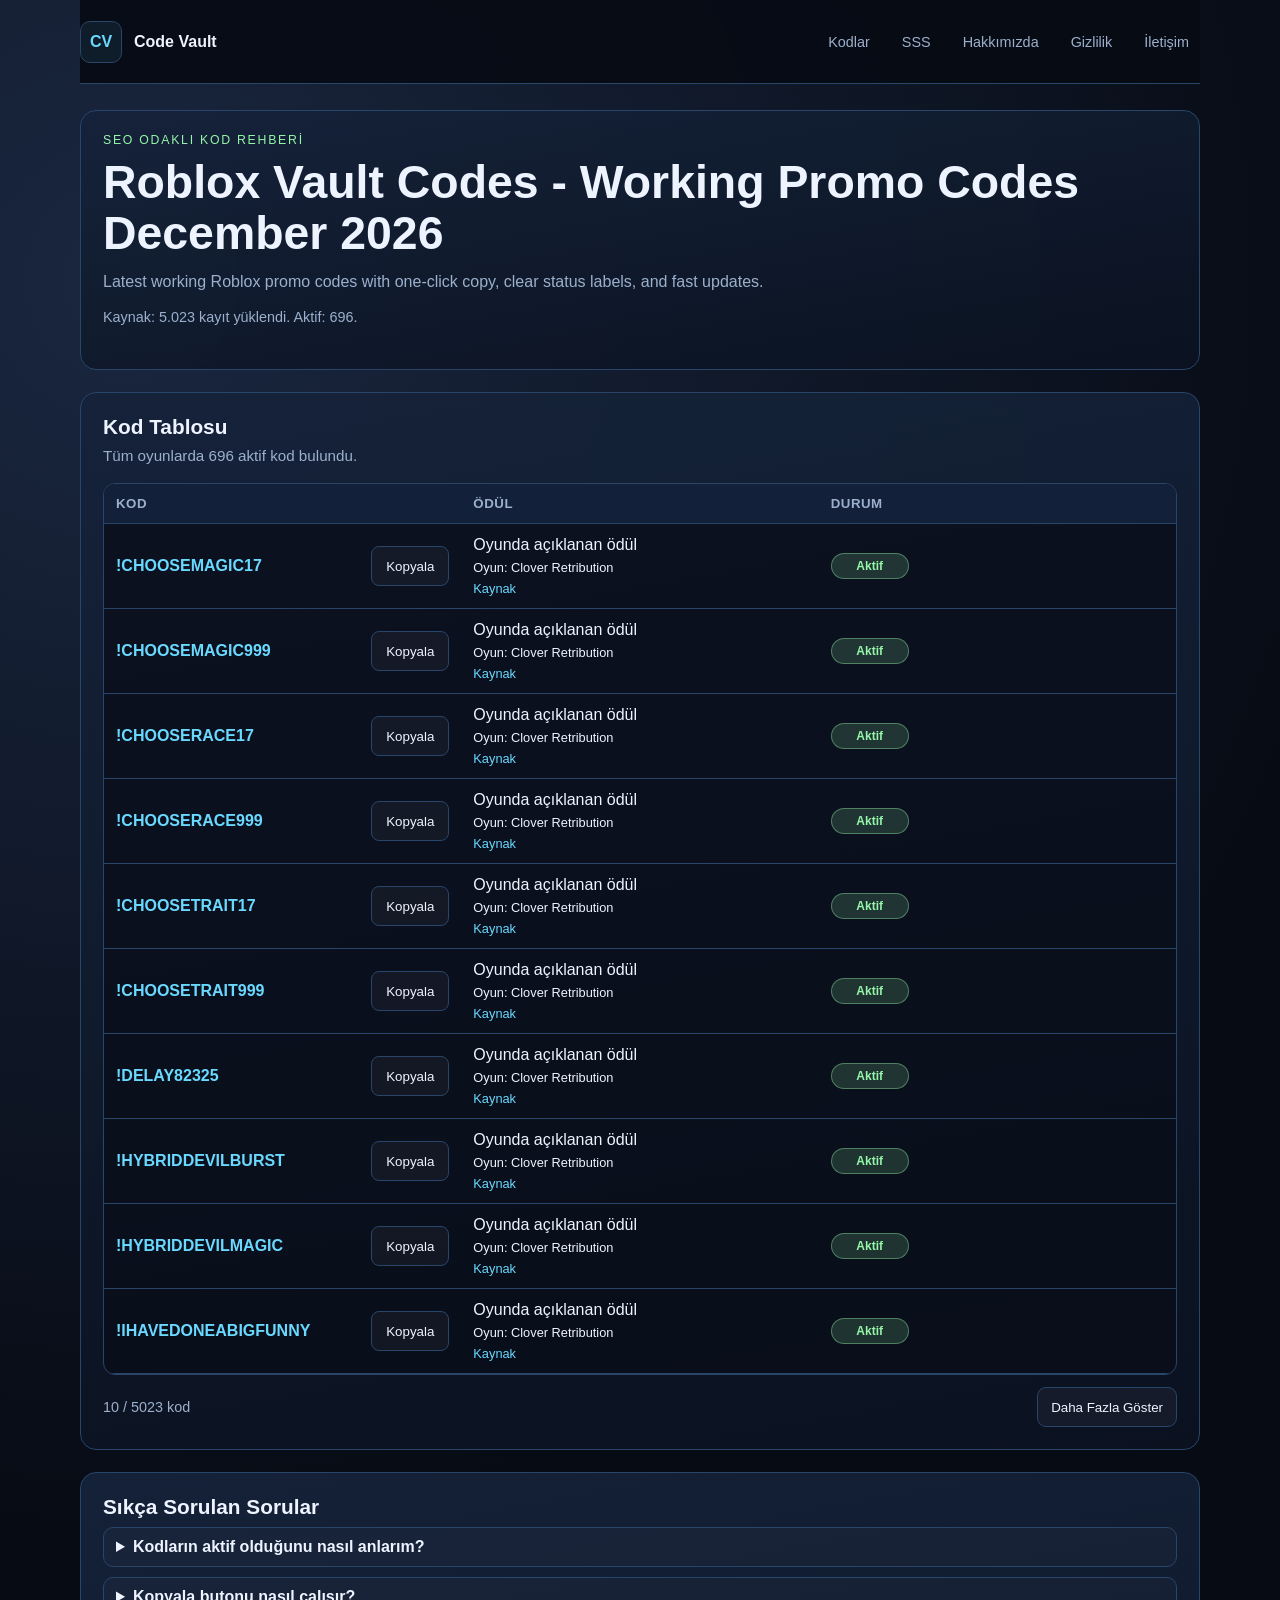
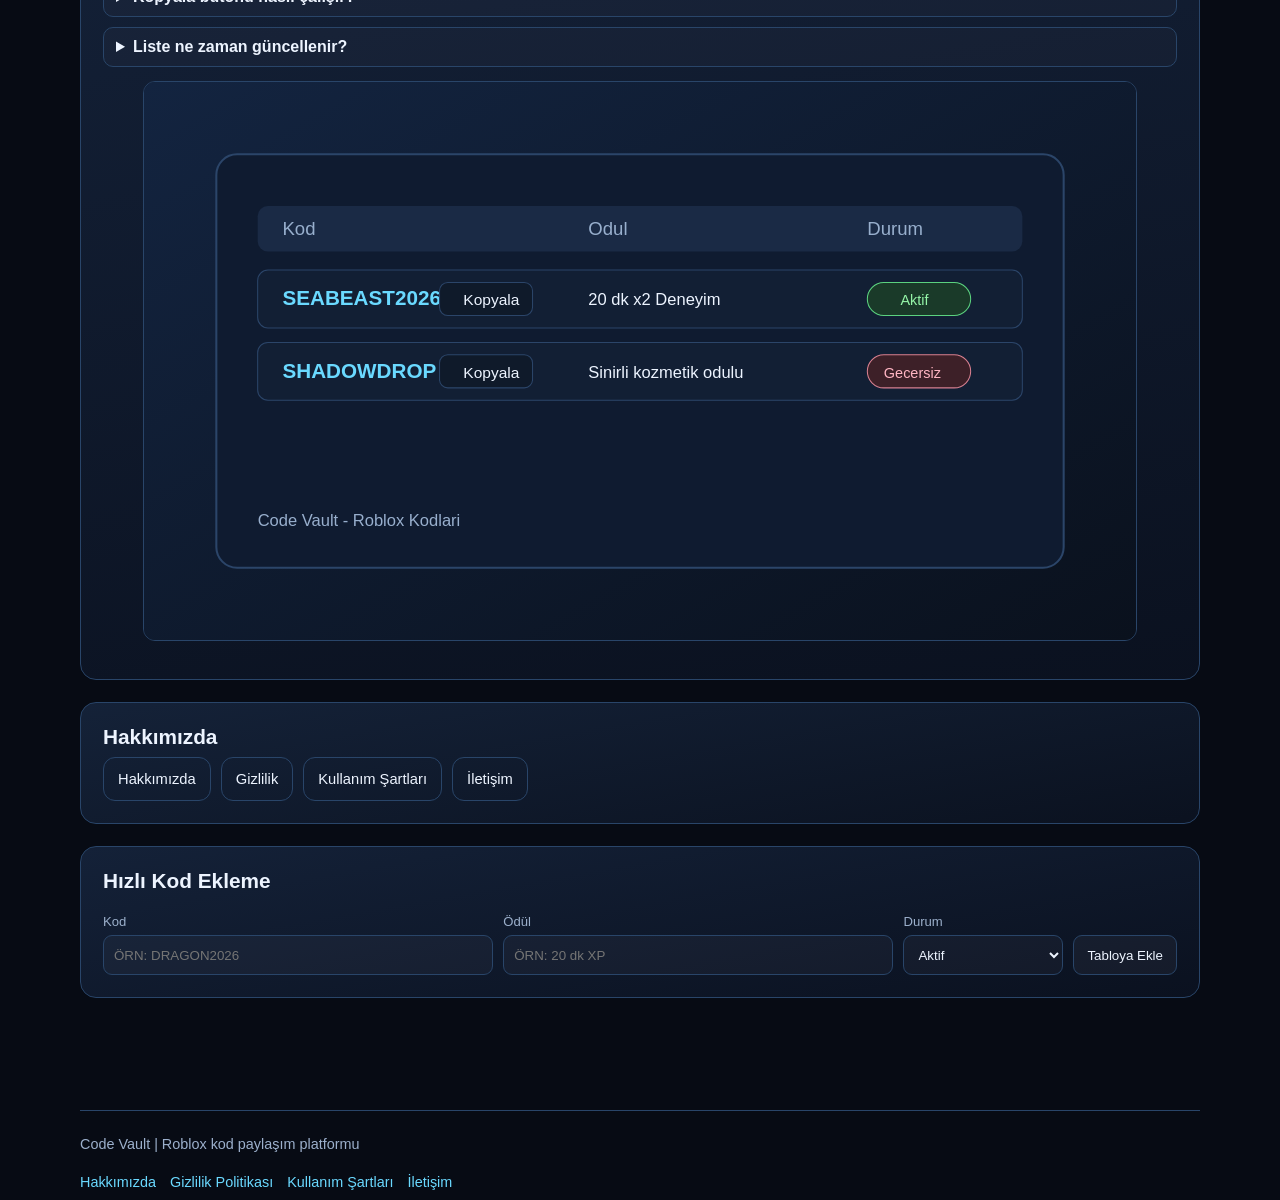
<file: index.html>
﻿<!DOCTYPE html>
<html lang="tr">
<head>
  <meta charset="UTF-8">
  <meta name="viewport" content="width=device-width, initial-scale=1.0">
  <title>Roblox Vault Codes - Working Promo Codes March 2026 | Code Vault</title>
  <meta name="description" content="Find the latest working and free Roblox promo codes. Copy instantly and check active/expired status in one table.">
  <meta name="robots" content="index,follow,max-snippet:-1,max-image-preview:large,max-video-preview:-1">
  <meta name="author" content="Code Vault">
  <meta name="theme-color" content="#0b1220">

  <!-- Site URL ve AdSense ID değerlerini site-config.js içinden yönet. -->
  <link id="canonical-link" rel="canonical" href="./">
  <link rel="alternate" hreflang="tr-TR" href="./">
  <link rel="alternate" hreflang="x-default" href="./">

  <meta property="og:type" content="website">
  <meta property="og:site_name" content="Code Vault">
  <meta property="og:title" content="Roblox Vault Codes - Working Promo Codes March 2026 | Code Vault">
  <meta property="og:description" content="Find the latest working and free Roblox promo codes.">
  <meta property="og:url" content="./">
  <meta property="og:image" content="./assets/roblox-codes-banner.svg">

  <meta name="twitter:card" content="summary_large_image">
  <meta name="twitter:title" content="Roblox Vault Codes - Working Promo Codes March 2026 | Code Vault">
  <meta name="twitter:description" content="Find the latest working and free Roblox promo codes.">
  <meta name="twitter:image" content="./assets/roblox-codes-banner.svg">

  <meta name="google-adsense-account" content="ca-pub-XXXXXXXXXXXXXXXX">

  <link rel="icon" href="./assets/roblox-codes-banner.svg" type="image/svg+xml">
  <link rel="manifest" href="./manifest.webmanifest">

  <link rel="preconnect" href="https://pagead2.googlesyndication.com" crossorigin>
  <link rel="preconnect" href="https://googleads.g.doubleclick.net" crossorigin>
  <link rel="dns-prefetch" href="//pagead2.googlesyndication.com">
  <link rel="dns-prefetch" href="//googleads.g.doubleclick.net">

  <!-- Critical CSS: ilk boyamada gerekli stiller -->
  <style>
    :root {
      --bg: #070b14;
      --surface: #111b2c;
      --surface-soft: #15233a;
      --line: #294569;
      --text: #edf4ff;
      --muted: #9cb0cc;
      --accent: #6ad9ff;
      --accent-2: #95f5a8;
      --danger: #ff9b9b;
      --maxw: 1120px;
      --radius: 16px;
    }

    * {
      box-sizing: border-box;
    }

    html,
    body {
      margin: 0;
      min-height: 100%;
      background: radial-gradient(circle at 10% 10%, #1a2740 0%, var(--bg) 45%);
      color: var(--text);
      font-family: "Segoe UI", "Tahoma", sans-serif;
      overflow-x: hidden;
    }

    a {
      color: inherit;
      text-decoration: none;
    }

    .site-header,
    .site-main,
    .site-footer {
      width: min(var(--maxw), calc(100% - 32px));
      margin: 0 auto;
    }

    .site-header {
      min-height: 84px;
      display: flex;
      align-items: center;
      justify-content: space-between;
      border-bottom: 1px solid var(--line);
      gap: 12px;
      position: sticky;
      top: 0;
      z-index: 30;
      background: rgba(7, 11, 20, 0.92);
      backdrop-filter: blur(8px);
    }

    .brand {
      display: flex;
      align-items: center;
      gap: 12px;
    }

    .brand-mark {
      width: 42px;
      height: 42px;
      border-radius: 10px;
      display: grid;
      place-items: center;
      border: 1px solid var(--line);
      color: var(--accent);
      font-weight: 700;
      background: rgba(106, 217, 255, 0.08);
    }

    .brand strong {
      display: block;
      line-height: 1.2;
      font-size: 1rem;
    }

    .desktop-nav {
      display: flex;
      gap: 10px;
      color: var(--muted);
      font-size: 0.9rem;
      flex-wrap: wrap;
      justify-content: flex-end;
    }

    .desktop-nav a {
      padding: 6px 10px;
      border-radius: 8px;
      border: 1px solid transparent;
    }

    .desktop-nav a:hover {
      border-color: var(--line);
      color: var(--text);
    }

    .mobile-menu-btn {
      display: none;
      border: 1px solid var(--line);
      border-radius: 10px;
      min-width: 44px;
      height: 44px;
      padding: 0 12px;
      background: rgba(255, 255, 255, 0.04);
      color: var(--text);
      font-size: 0.88rem;
      cursor: pointer;
    }

    .mobile-nav-backdrop {
      position: fixed;
      inset: 0;
      background: rgba(0, 0, 0, 0.46);
      z-index: 28;
    }

    .mobile-nav {
      position: fixed;
      top: 84px;
      right: 16px;
      left: 16px;
      border: 1px solid var(--line);
      border-radius: 14px;
      background: #0d1627;
      display: grid;
      padding: 10px;
      gap: 6px;
      z-index: 29;
      box-shadow: 0 16px 34px rgba(0, 0, 0, 0.45);
    }

    .mobile-nav a {
      display: block;
      border: 1px solid transparent;
      border-radius: 10px;
      padding: 10px 12px;
      color: var(--text);
      font-size: 0.95rem;
    }

    .mobile-nav a:hover,
    .mobile-nav a:focus-visible {
      border-color: var(--line);
      outline: none;
    }

    .site-main {
      padding: 26px 0 90px;
    }

    .hero-section,
    .content-section {
      margin-bottom: 22px;
    }

    .hero-card,
    .table-card,
    .faq-card,
    .about-card,
    .admin-card,
    .ad-card {
      border: 1px solid var(--line);
      border-radius: var(--radius);
      background: linear-gradient(170deg, rgba(21, 35, 58, 0.95), rgba(11, 18, 32, 0.95));
      padding: 22px;
    }

    .hero-card {
      min-height: 260px;
      display: grid;
      gap: 10px;
      align-content: start;
    }

    .kicker {
      margin: 0;
      font-size: 0.77rem;
      letter-spacing: 0.14em;
      color: var(--accent-2);
    }

    h1 {
      margin: 0;
      line-height: 1.1;
      font-size: clamp(1.8rem, 4vw, 2.9rem);
    }

    .hero-copy {
      margin: 0;
      color: var(--muted);
      max-width: 760px;
      line-height: 1.6;
    }

    .hero-meta {
      margin-top: 4px;
      color: var(--muted);
      font-size: 0.9rem;
      min-height: 24px;
    }

    .section-title {
      margin: 0 0 8px;
      font-size: 1.3rem;
    }

    .section-copy {
      margin: 0 0 14px;
      color: var(--muted);
      font-size: 0.95rem;
      min-height: 22px;
    }

    .table-wrapper {
      width: 100%;
      overflow-x: auto;
      border: 1px solid var(--line);
      border-radius: 12px;
      min-height: 520px;
      background: rgba(8, 13, 24, 0.75);
    }

    .code-table {
      width: 100%;
      border-collapse: collapse;
      table-layout: fixed;
    }

    .code-table th,
    .code-table td {
      border-bottom: 1px solid var(--line);
      padding: 12px;
      text-align: left;
      vertical-align: middle;
    }

    .code-table th {
      color: var(--muted);
      font-size: 0.83rem;
      letter-spacing: 0.04em;
      text-transform: uppercase;
      position: sticky;
      top: 0;
      background: #12203a;
      z-index: 2;
    }

    .code-cell {
      display: flex;
      align-items: center;
      justify-content: space-between;
      gap: 8px;
      min-height: 32px;
    }

    .code-value {
      font-weight: 700;
      color: var(--accent);
      overflow-wrap: anywhere;
    }

    .copy-btn {
      border: 1px solid var(--line);
      border-radius: 8px;
      padding: 7px 10px;
      background: rgba(255, 255, 255, 0.04);
      color: var(--text);
      cursor: pointer;
      min-width: 78px;
      min-height: 40px;
    }

    .status-chip {
      display: inline-block;
      border-radius: 999px;
      border: 1px solid var(--line);
      padding: 5px 9px;
      font-size: 0.75rem;
      font-weight: 700;
      min-width: 78px;
      text-align: center;
    }

    .status-active {
      background: rgba(149, 245, 168, 0.16);
      color: var(--accent-2);
      border-color: rgba(149, 245, 168, 0.4);
    }

    .status-expired {
      background: rgba(255, 155, 155, 0.14);
      color: var(--danger);
      border-color: rgba(255, 155, 155, 0.45);
    }

    .table-actions {
      display: flex;
      justify-content: space-between;
      align-items: center;
      gap: 10px;
      margin-top: 12px;
      min-height: 40px;
    }

    .info-text {
      margin: 0;
      color: var(--muted);
      font-size: 0.9rem;
    }

    .ghost-btn {
      border: 1px solid var(--line);
      border-radius: 9px;
      color: var(--text);
      background: rgba(255, 255, 255, 0.04);
      padding: 8px 13px;
      cursor: pointer;
      min-height: 40px;
    }

    .hidden {
      display: none !important;
    }

    body.menu-open {
      overflow: hidden;
    }

    .lazy-media {
      margin-top: 14px;
      border: 1px solid var(--line);
      border-radius: 12px;
      overflow: hidden;
      background: #0e1627;
      min-height: 220px;
    }

    .lazy-media img {
      width: 100%;
      height: auto;
      display: block;
    }

    .faq-list {
      display: grid;
      gap: 10px;
    }

    details {
      border: 1px solid var(--line);
      border-radius: 10px;
      padding: 10px 12px;
      background: rgba(255, 255, 255, 0.02);
    }

    summary {
      cursor: pointer;
      font-weight: 600;
    }

    .ad-card {
      min-height: 180px;
      display: grid;
      align-content: center;
      gap: 10px;
    }

    .ad-label {
      margin: 0;
      font-size: 0.78rem;
      color: var(--muted);
      text-transform: uppercase;
      letter-spacing: 0.08em;
    }

    .ad-unit {
      display: block;
      width: 100%;
      min-height: 120px;
      border: 1px dashed var(--line);
      border-radius: 10px;
      background: rgba(255, 255, 255, 0.01);
    }

    .ad-note {
      margin: 0;
      font-size: 0.88rem;
      color: var(--muted);
      min-height: 20px;
    }

    .ad-hidden {
      display: none;
    }

    .quick-links {
      display: flex;
      flex-wrap: wrap;
      gap: 10px;
      margin-top: 8px;
    }

    .outline-btn {
      display: inline-flex;
      align-items: center;
      justify-content: center;
      min-height: 44px;
      padding: 10px 14px;
      border: 1px solid var(--line);
      border-radius: 12px;
      background: transparent;
      color: var(--text);
      font-size: 0.92rem;
    }

    .admin-grid {
      display: grid;
      grid-template-columns: 1fr 1fr 160px auto;
      gap: 10px;
      min-height: 74px;
      align-items: end;
    }

    .admin-grid label {
      display: grid;
      gap: 6px;
      color: var(--muted);
      font-size: 0.82rem;
    }

    .admin-grid input,
    .admin-grid select {
      border: 1px solid var(--line);
      border-radius: 9px;
      padding: 10px;
      background: rgba(255, 255, 255, 0.03);
      color: var(--text);
      min-height: 40px;
    }

    .site-footer {
      border-top: 1px solid var(--line);
      min-height: 90px;
      display: grid;
      align-content: center;
      gap: 8px;
      color: var(--muted);
      font-size: 0.9rem;
      padding: 10px 0;
    }

    .footer-links {
      display: flex;
      flex-wrap: wrap;
      gap: 14px;
    }

    .footer-links a {
      color: var(--accent);
    }

    .consent-banner {
      position: fixed;
      left: 16px;
      right: 16px;
      bottom: 14px;
      z-index: 999;
      border: 1px solid var(--line);
      border-radius: 14px;
      background: #0b1324;
      padding: 12px;
      display: grid;
      gap: 10px;
      min-height: 84px;
      box-shadow: 0 10px 28px rgba(0, 0, 0, 0.35);
    }

    .consent-actions {
      display: flex;
      gap: 8px;
      flex-wrap: wrap;
    }

    .copy-toast {
      position: fixed;
      right: 14px;
      bottom: max(16px, env(safe-area-inset-bottom));
      z-index: 999;
      border: 1px solid var(--line);
      border-radius: 12px;
      background: #10213b;
      color: var(--accent-2);
      padding: 10px 14px;
      font-size: 0.9rem;
      box-shadow: 0 10px 24px rgba(0, 0, 0, 0.35);
    }

    @media (max-width: 980px) {
      .desktop-nav {
        display: none;
      }

      .mobile-menu-btn {
        display: inline-flex;
        align-items: center;
        justify-content: center;
      }

      .site-main,
      .site-footer {
        width: min(var(--maxw), calc(100% - 20px));
      }

      .site-header {
        width: min(var(--maxw), calc(100% - 20px));
      }

      .table-wrapper {
        min-height: 440px;
      }

      .table-actions {
        flex-direction: column;
        align-items: flex-start;
      }

      .admin-grid {
        grid-template-columns: 1fr;
      }
    }

    @media (max-width: 760px) {
      .site-main {
        padding: 16px 0 86px;
      }

      .hero-card,
      .table-card,
      .faq-card,
      .about-card,
      .admin-card,
      .ad-card {
        padding: 16px;
        border-radius: 14px;
      }

      .hero-card {
        min-height: 210px;
      }

      .kicker {
        font-size: 0.72rem;
      }

      .section-title {
        font-size: 1.15rem;
      }

      .table-wrapper {
        border: none;
        border-radius: 0;
        background: transparent;
        min-height: auto;
        overflow: visible;
      }

      .code-table {
        table-layout: auto;
      }

      .code-table thead {
        display: none;
      }

      .code-table,
      .code-table tbody,
      .code-table tr,
      .code-table td {
        display: block;
        width: 100%;
      }

      .code-table tr {
        border: 1px solid var(--line);
        border-radius: 12px;
        background: rgba(8, 13, 24, 0.8);
        margin-bottom: 10px;
        padding: 6px 10px;
      }

      .code-table td {
        border-bottom: 1px dashed rgba(156, 176, 204, 0.35);
        padding: 9px 0;
      }

      .code-table td:last-child {
        border-bottom: none;
      }

      .code-table td::before {
        content: attr(data-label);
        display: block;
        color: var(--muted);
        font-size: 0.75rem;
        letter-spacing: 0.04em;
        text-transform: uppercase;
        margin-bottom: 6px;
      }

      .code-table td[colspan]::before {
        content: none;
      }

      .code-cell {
        gap: 10px;
        flex-wrap: wrap;
      }

      .code-value {
        max-width: 100%;
      }

      .copy-btn,
      .ghost-btn {
        min-height: 44px;
      }

      .status-chip {
        min-width: 70px;
      }

      .ad-unit {
        min-height: 100px;
      }

      .consent-banner {
        left: 10px;
        right: 10px;
        bottom: max(10px, env(safe-area-inset-bottom));
      }
    }

    @media (max-width: 560px) {
      .site-header {
        min-height: 74px;
      }

      .mobile-nav {
        top: 74px;
      }

      .brand-mark {
        width: 36px;
        height: 36px;
      }

      .brand strong {
        font-size: 0.92rem;
      }

      .table-actions {
        gap: 8px;
      }

      .consent-actions .ghost-btn {
        width: 100%;
      }

      .quick-links {
        display: grid;
        grid-template-columns: 1fr;
      }

      .outline-btn {
        width: 100%;
      }
    }
  </style>

  <!-- Non-critical CSS: yukleme sonrasi ertelenmis -->
  <link rel="preload" href="./styles.css?v=20260303-6" as="style" onload="this.onload=null;this.rel='stylesheet'">
  <noscript><link rel="stylesheet" href="./styles.css?v=20260303-6"></noscript>

  <!-- FAQ Schema -->
  <script id="faq-jsonld" type="application/ld+json">
  {
    "@context": "https://schema.org",
    "@type": "FAQPage",
    "mainEntity": [
      {
        "@type": "Question",
        "name": "Roblox kodları nasıl kullanılır?",
        "acceptedAnswer": {
          "@type": "Answer",
          "text": "Oyunda kod ekranını açıp listedeki kodu yapıştırın ve onaylayın."
        }
      },
      {
        "@type": "Question",
        "name": "Kodlar ne kadar süre aktif kalır?",
        "acceptedAnswer": {
          "@type": "Answer",
          "text": "Kodlar geliştirici tarafından belirlenen süre boyunca aktif kalır, sonra geçersiz olur."
        }
      },
      {
        "@type": "Question",
        "name": "Kodları tek tıkla kopyalayabilir miyim?",
        "acceptedAnswer": {
          "@type": "Answer",
          "text": "Evet. Her kod satırında Kopyala butonu bulunur."
        }
      }
    ]
  }
  </script>

  <!-- Site Schema -->
  <script id="site-jsonld" type="application/ld+json">
  {
    "@context": "https://schema.org",
    "@graph": [
      {
        "@type": "Organization",
        "name": "Code Vault",
        "url": "./",
        "logo": "./assets/roblox-codes-banner.svg"
      },
      {
        "@type": "WebSite",
        "name": "Code Vault",
        "url": "./",
        "inLanguage": "tr-TR"
      }
    ]
  }
  </script>
</head>
<body>
  <header class="site-header">
    <div class="brand" aria-label="Code Vault Logo">
      <span class="brand-mark">CV</span>
      <strong>Code Vault</strong>
    </div>
    <button id="mobile-menu-toggle" class="mobile-menu-btn" type="button" aria-label="Menüyü Aç" aria-expanded="false" aria-controls="mobile-nav">
      Menü
    </button>
    <nav class="desktop-nav" aria-label="Ana Gezinme">
      <a href="#kodlar">Kodlar</a>
      <a href="#sss">SSS</a>
      <a href="#hakkimizda">Hakkımızda</a>
      <a href="./privacy.html">Gizlilik</a>
      <a href="./contact.html">İletişim</a>
    </nav>
  </header>
  <div id="mobile-nav-backdrop" class="mobile-nav-backdrop hidden" aria-hidden="true"></div>
  <nav id="mobile-nav" class="mobile-nav hidden" aria-label="Mobil Gezinme">
    <a href="#kodlar">Kodlar</a>
    <a href="#sss">SSS</a>
    <a href="#hakkimizda">Hakkımızda</a>
    <a href="./privacy.html">Gizlilik</a>
    <a href="./contact.html">İletişim</a>
  </nav>

  <main class="site-main">
    <section class="hero-section" id="ust">
      <article class="hero-card">
        <p class="kicker">SEO ODAKLI KOD REHBERİ</p>
        <h1 id="main-heading">Roblox Vault Codes - Working Promo Codes March 2026</h1>
        <p id="hero-description" class="hero-copy">
          Find the latest working and free Roblox promo codes. Copy codes instantly and use them in seconds.
        </p>
        <p id="hero-meta" class="hero-meta">Kaynaklar son yükleme ile otomatik güncellenir.</p>
      </article>
    </section>

    <section class="content-section" aria-label="Üst reklam alanı">
      <article class="ad-card" data-ad-card>
        <p class="ad-label">Reklam</p>
        <ins class="adsbygoogle ad-unit" data-slot-key="top" data-ad-format="auto" data-full-width-responsive="true"></ins>
        <p class="ad-note">Reklam alanı yapılandırılıyor.</p>
      </article>
    </section>

    <section class="content-section" id="kodlar">
      <article class="table-card">
        <h2 class="section-title">Kod Tablosu</h2>
        <p id="table-summary" class="section-copy">Veri yükleniyor...</p>

        <div class="table-wrapper" role="region" aria-label="Roblox kod tablosu">
          <table class="code-table">
            <thead>
              <tr>
                <th scope="col">Kod</th>
                <th scope="col">Ödül</th>
                <th scope="col">Durum</th>
              </tr>
            </thead>
            <tbody id="code-table-body">
              <tr>
                <td colspan="3">Yükleniyor...</td>
              </tr>
            </tbody>
          </table>
        </div>

        <div class="table-actions">
          <p id="table-count" class="info-text">0 / 0 kod</p>
          <button id="load-more-btn" type="button" class="ghost-btn hidden">Daha Fazla Göster</button>
        </div>
      </article>
    </section>

    <section class="content-section" aria-label="Orta reklam alanı">
      <article class="ad-card" data-ad-card>
        <p class="ad-label">Reklam</p>
        <ins class="adsbygoogle ad-unit" data-slot-key="middle" data-ad-format="auto" data-full-width-responsive="true"></ins>
        <p class="ad-note">Reklam alanı yapılandırılıyor.</p>
      </article>
    </section>

    <section class="content-section" id="sss">
      <article class="faq-card">
        <h2 class="section-title">Sıkça Sorulan Sorular</h2>
        <div class="faq-list">
          <details>
            <summary>Kodların aktif olduğunu nasıl anlarım?</summary>
            <p>Tablodaki Durum sütunu aktif veya geçersiz bilgisini gösterir.</p>
          </details>
          <details>
            <summary>Kopyala butonu nasıl çalışır?</summary>
            <p>Kopyala butonuna tıkladığında kod panoya otomatik kopyalanır.</p>
          </details>
          <details>
            <summary>Liste ne zaman güncellenir?</summary>
            <p>Harici JSON kaynak dosyası güncellendiğinde tablo otomatik yeni veriyi alır.</p>
          </details>
        </div>

        <figure class="lazy-media">
          <img
            src="./assets/roblox-codes-banner.svg"
            alt="Roblox kod tablosu önizleme görseli"
            width="960"
            height="540"
            loading="lazy"
            decoding="async">
        </figure>
      </article>
    </section>

    <section class="content-section" id="hakkimizda">
      <article class="about-card">
        <h2 class="section-title">Hakkımızda</h2>
        <div class="quick-links">
          <a class="outline-btn" href="./about.html">Hakkımızda</a>
          <a class="outline-btn" href="./privacy.html">Gizlilik</a>
          <a class="outline-btn" href="./terms.html">Kullanım Şartları</a>
          <a class="outline-btn" href="./contact.html">İletişim</a>
        </div>
      </article>
    </section>

    <section class="content-section" id="yonetim">
      <article class="admin-card">
        <h2 class="section-title">Hızlı Kod Ekleme</h2>
        <form id="admin-form" class="admin-grid">
          <label>
            Kod
            <input id="admin-code" type="text" placeholder="ÖRN: DRAGON2026">
          </label>
          <label>
            Ödül
            <input id="admin-reward" type="text" placeholder="ÖRN: 20 dk XP">
          </label>
          <label>
            Durum
            <select id="admin-status">
              <option value="active">Aktif</option>
              <option value="expired">Geçersiz</option>
            </select>
          </label>
          <button type="submit" class="ghost-btn">Tabloya Ekle</button>
        </form>
        <p id="admin-note" class="info-text"></p>
      </article>
    </section>
  </main>

  <footer class="site-footer">
    <p>Code Vault | Roblox kod paylaşım platformu</p>
    <nav class="footer-links" aria-label="Footer Menü">
      <a href="./about.html">Hakkımızda</a>
      <a href="./privacy.html">Gizlilik Politikası</a>
      <a href="./terms.html">Kullanım Şartları</a>
      <a href="./contact.html">İletişim</a>
    </nav>
  </footer>

  <section id="consent-banner" class="consent-banner hidden" role="dialog" aria-live="polite" aria-label="Çerez ve reklam onayı">
    <p id="consent-message" class="info-text">Reklamların gösterilmesi için çerez onayı gerekiyor. Onay verirsen AdSense reklamları yüklenir.</p>
    <div class="consent-actions">
      <button id="consent-accept" type="button" class="ghost-btn">Kabul Et</button>
      <button id="consent-reject" type="button" class="ghost-btn">Reddet</button>
    </div>
  </section>
  <div id="copy-toast" class="copy-toast hidden" role="status" aria-live="polite">Kopyalandı!</div>

  <script src="./site-config.js?v=20260303-6" defer></script>
  <script src="./app.js?v=20260303-6" defer></script>
</body>
</html>
</file>
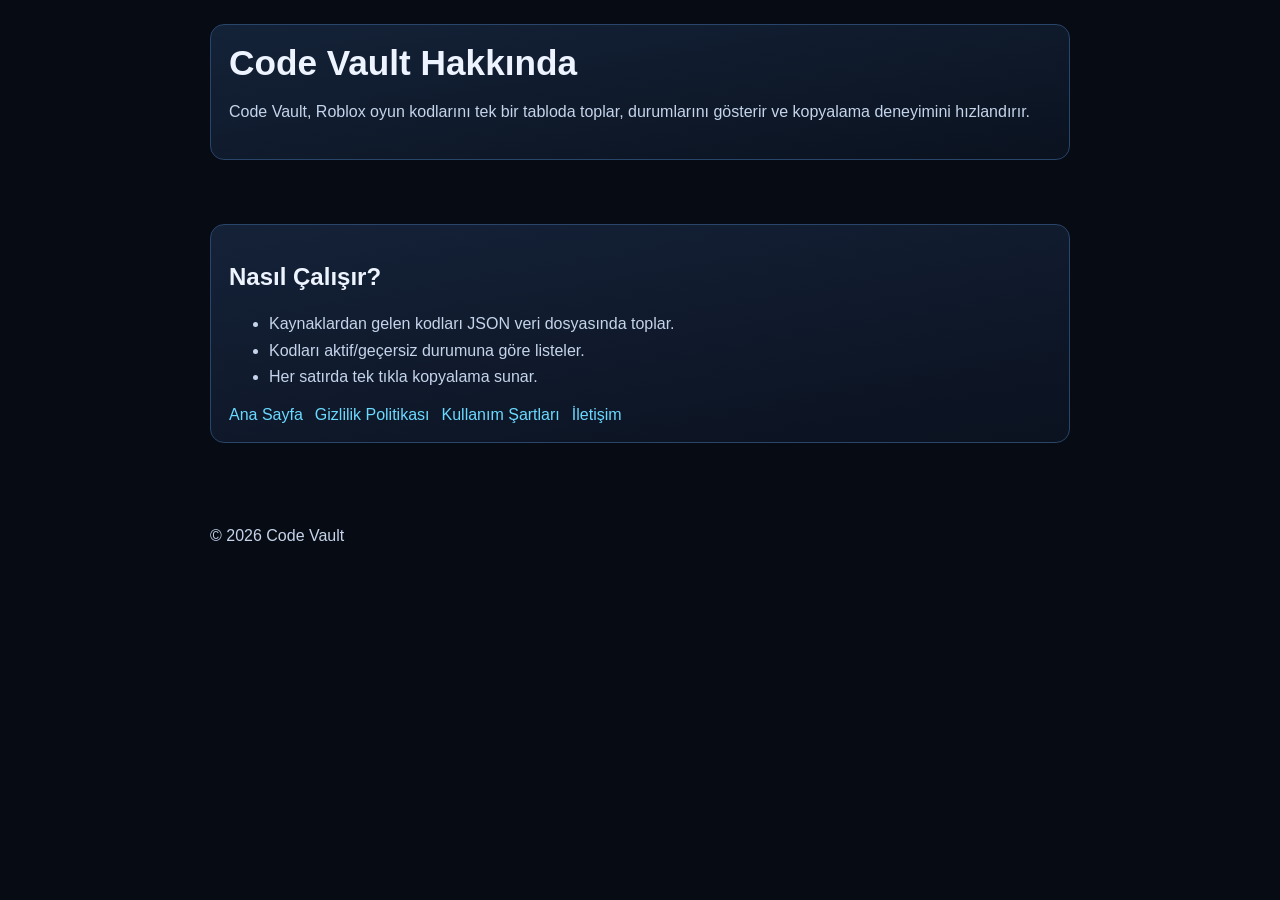
<file: about.html>
﻿<!DOCTYPE html>
<html lang="tr">
<head>
  <meta charset="UTF-8">
  <meta name="viewport" content="width=device-width, initial-scale=1.0">
  <title>Hakkımızda | Code Vault</title>
  <meta name="description" content="Code Vault hakkında bilgi: Roblox kodlarını güncel, düzenli ve kaynak bağlantılı şekilde sunan platform.">
  <meta name="robots" content="index,follow">
  <link rel="canonical" href="./about.html">
  <style>
    body{margin:0;background:#070b14;color:#edf4ff;font-family:Segoe UI,Tahoma,sans-serif}
    .wrap{width:min(860px,calc(100% - 32px));margin:0 auto;padding:24px 0 40px}
    header,main,footer{display:block}
    .card{border:1px solid #294569;border-radius:14px;padding:18px;background:linear-gradient(170deg,rgba(21,35,58,.95),rgba(11,18,32,.95))}
    h1{margin:0 0 12px;font-size:clamp(1.6rem,4vw,2.2rem)}
    p,li{color:#c5d4eb;line-height:1.65}
    a{color:#6ad9ff;text-decoration:none}
    .links{display:flex;flex-wrap:wrap;gap:12px;margin-top:16px}
  </style>
</head>
<body>
  <header class="wrap">
    <div class="card">
      <h1>Code Vault Hakkında</h1>
      <p>Code Vault, Roblox oyun kodlarını tek bir tabloda toplar, durumlarını gösterir ve kopyalama deneyimini hızlandırır.</p>
    </div>
  </header>
  <main class="wrap">
    <section class="card">
      <h2>Nasıl Çalışır?</h2>
      <ul>
        <li>Kaynaklardan gelen kodları JSON veri dosyasında toplar.</li>
        <li>Kodları aktif/geçersiz durumuna göre listeler.</li>
        <li>Her satırda tek tıkla kopyalama sunar.</li>
      </ul>
      <div class="links">
        <a href="./index.html">Ana Sayfa</a>
        <a href="./privacy.html">Gizlilik Politikası</a>
        <a href="./terms.html">Kullanım Şartları</a>
        <a href="./contact.html">İletişim</a>
      </div>
    </section>
  </main>
  <footer class="wrap">
    <p>© 2026 Code Vault</p>
  </footer>
</body>
</html>
</file>
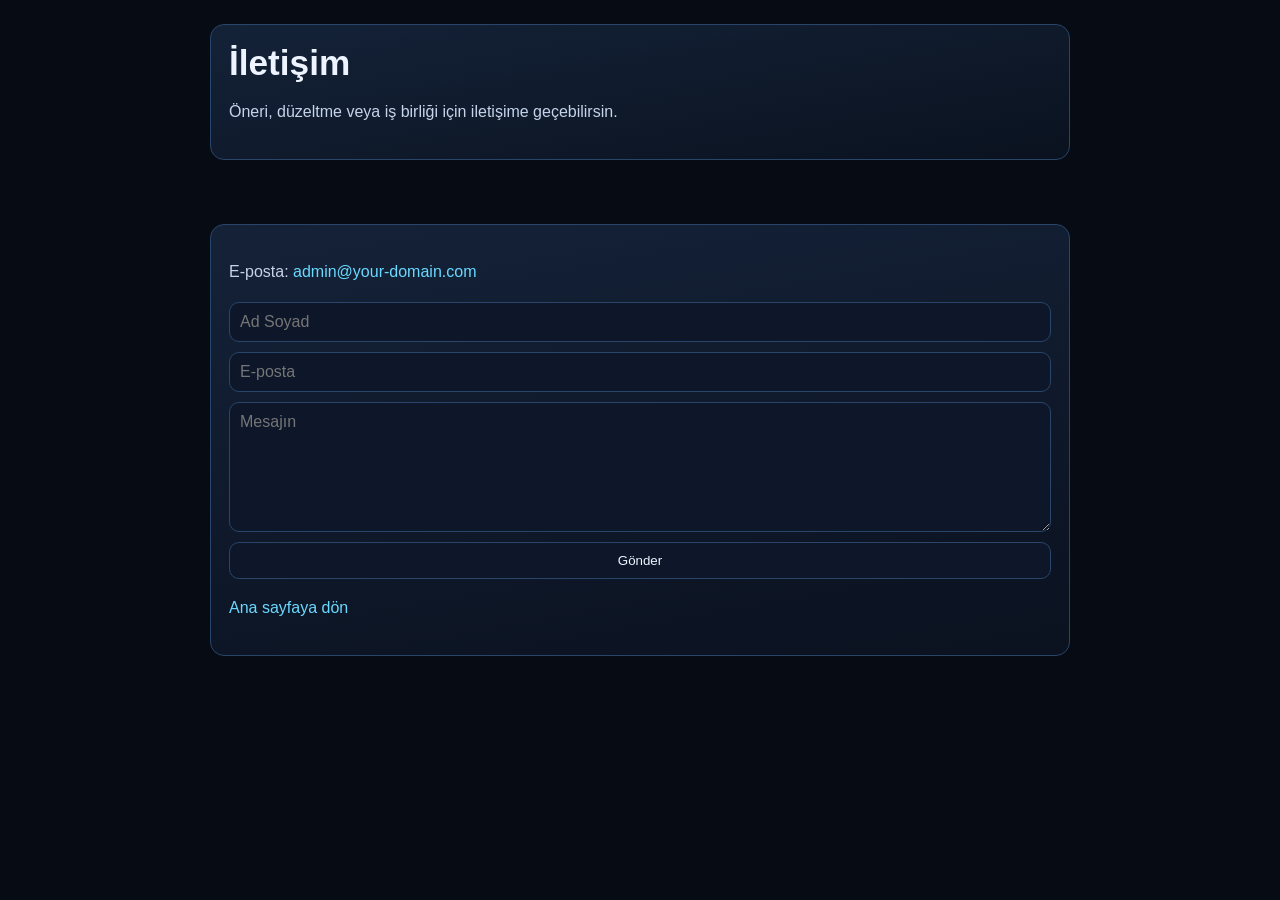
<file: contact.html>
﻿<!DOCTYPE html>
<html lang="tr">
<head>
  <meta charset="UTF-8">
  <meta name="viewport" content="width=device-width, initial-scale=1.0">
  <title>İletişim | Code Vault</title>
  <meta name="description" content="Code Vault iletişim sayfası.">
  <meta name="robots" content="index,follow">
  <link rel="canonical" href="./contact.html">
  <style>
    body{margin:0;background:#070b14;color:#edf4ff;font-family:Segoe UI,Tahoma,sans-serif}
    .wrap{width:min(860px,calc(100% - 32px));margin:0 auto;padding:24px 0 40px}
    .card{border:1px solid #294569;border-radius:14px;padding:18px;background:linear-gradient(170deg,rgba(21,35,58,.95),rgba(11,18,32,.95))}
    h1{margin:0 0 12px;font-size:clamp(1.6rem,4vw,2.2rem)}
    p{color:#c5d4eb;line-height:1.65}
    a{color:#6ad9ff;text-decoration:none}
    form{display:grid;gap:10px;margin-top:10px}
    input,textarea{background:#0d1729;border:1px solid #294569;border-radius:10px;color:#edf4ff;padding:10px;font:inherit}
    button{background:#0d1729;border:1px solid #294569;border-radius:10px;color:#edf4ff;padding:10px;cursor:pointer}
  </style>
</head>
<body>
  <header class="wrap">
    <div class="card">
      <h1>İletişim</h1>
      <p>Öneri, düzeltme veya iş birliği için iletişime geçebilirsin.</p>
    </div>
  </header>

  <main class="wrap">
    <article class="card">
      <p>E-posta: <a href="mailto:admin@your-domain.com">admin@your-domain.com</a></p>
      <form action="mailto:admin@your-domain.com" method="post" enctype="text/plain">
        <input type="text" name="isim" placeholder="Ad Soyad" required>
        <input type="email" name="email" placeholder="E-posta" required>
        <textarea name="mesaj" placeholder="Mesajın" rows="6" required></textarea>
        <button type="submit">Gönder</button>
      </form>
      <p><a href="./index.html">Ana sayfaya dön</a></p>
    </article>
  </main>
</body>
</html>
</file>
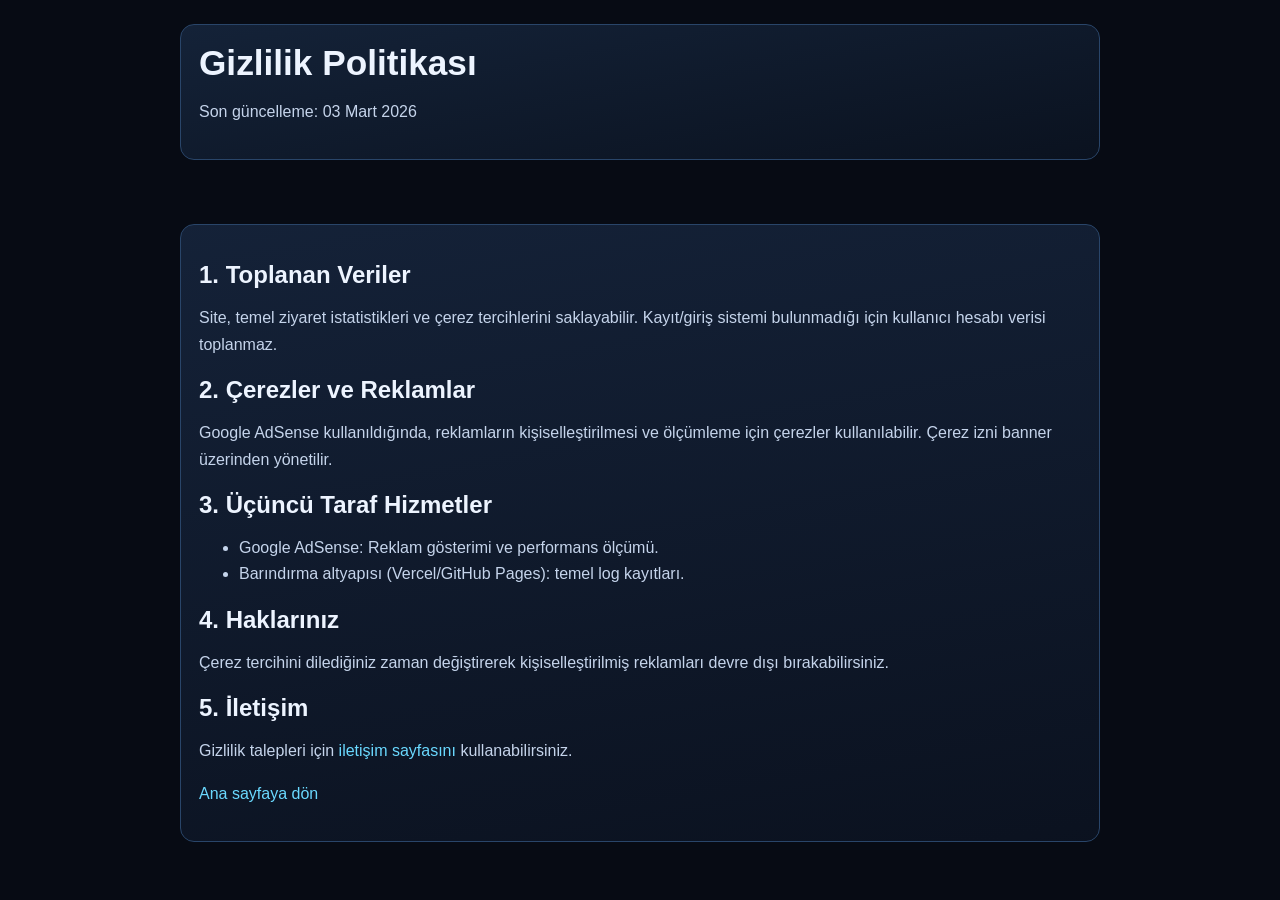
<file: privacy.html>
﻿<!DOCTYPE html>
<html lang="tr">
<head>
  <meta charset="UTF-8">
  <meta name="viewport" content="width=device-width, initial-scale=1.0">
  <title>Gizlilik Politikası | Code Vault</title>
  <meta name="description" content="Code Vault gizlilik politikası: çerezler, Google AdSense ve kullanıcı veri kullanımı hakkında bilgiler.">
  <meta name="robots" content="index,follow">
  <link rel="canonical" href="./privacy.html">
  <style>
    body{margin:0;background:#070b14;color:#edf4ff;font-family:Segoe UI,Tahoma,sans-serif}
    .wrap{width:min(920px,calc(100% - 32px));margin:0 auto;padding:24px 0 40px}
    .card{border:1px solid #294569;border-radius:14px;padding:18px;background:linear-gradient(170deg,rgba(21,35,58,.95),rgba(11,18,32,.95))}
    h1{margin:0 0 12px;font-size:clamp(1.6rem,4vw,2.2rem)}
    h2{margin:18px 0 8px}
    p,li{color:#c5d4eb;line-height:1.65}
    a{color:#6ad9ff;text-decoration:none}
  </style>
</head>
<body>
  <header class="wrap">
    <div class="card">
      <h1>Gizlilik Politikası</h1>
      <p>Son güncelleme: 03 Mart 2026</p>
    </div>
  </header>

  <main class="wrap">
    <article class="card">
      <h2>1. Toplanan Veriler</h2>
      <p>Site, temel ziyaret istatistikleri ve çerez tercihlerini saklayabilir. Kayıt/giriş sistemi bulunmadığı için kullanıcı hesabı verisi toplanmaz.</p>

      <h2>2. Çerezler ve Reklamlar</h2>
      <p>Google AdSense kullanıldığında, reklamların kişiselleştirilmesi ve ölçümleme için çerezler kullanılabilir. Çerez izni banner üzerinden yönetilir.</p>

      <h2>3. Üçüncü Taraf Hizmetler</h2>
      <ul>
        <li>Google AdSense: Reklam gösterimi ve performans ölçümü.</li>
        <li>Barındırma altyapısı (Vercel/GitHub Pages): temel log kayıtları.</li>
      </ul>

      <h2>4. Haklarınız</h2>
      <p>Çerez tercihini dilediğiniz zaman değiştirerek kişiselleştirilmiş reklamları devre dışı bırakabilirsiniz.</p>

      <h2>5. İletişim</h2>
      <p>Gizlilik talepleri için <a href="./contact.html">iletişim sayfasını</a> kullanabilirsiniz.</p>

      <p><a href="./index.html">Ana sayfaya dön</a></p>
    </article>
  </main>
</body>
</html>
</file>
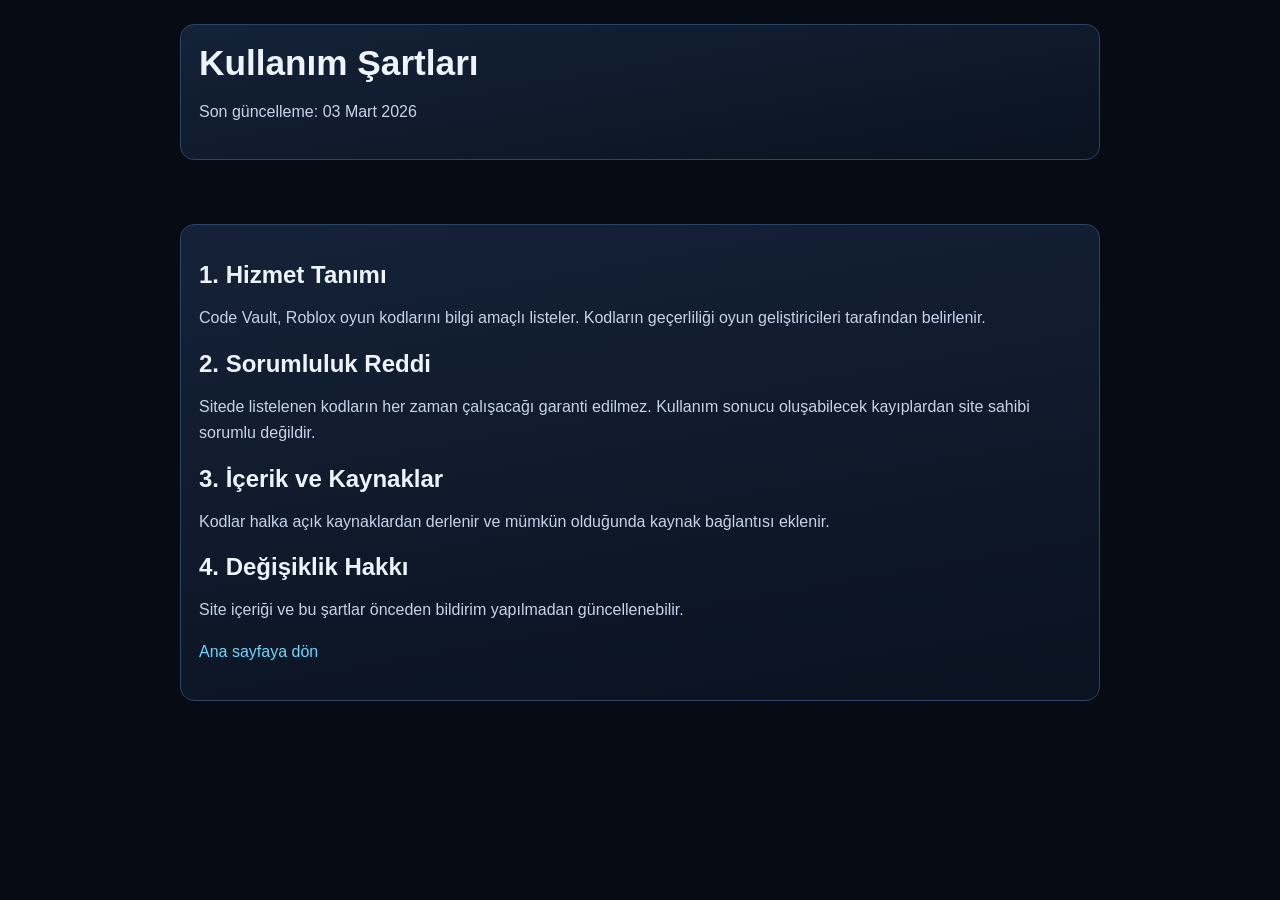
<file: terms.html>
﻿<!DOCTYPE html>
<html lang="tr">
<head>
  <meta charset="UTF-8">
  <meta name="viewport" content="width=device-width, initial-scale=1.0">
  <title>Kullanım Şartları | Code Vault</title>
  <meta name="description" content="Code Vault kullanım şartları ve içerik sorumluluğu bildirimi.">
  <meta name="robots" content="index,follow">
  <link rel="canonical" href="./terms.html">
  <style>
    body{margin:0;background:#070b14;color:#edf4ff;font-family:Segoe UI,Tahoma,sans-serif}
    .wrap{width:min(920px,calc(100% - 32px));margin:0 auto;padding:24px 0 40px}
    .card{border:1px solid #294569;border-radius:14px;padding:18px;background:linear-gradient(170deg,rgba(21,35,58,.95),rgba(11,18,32,.95))}
    h1{margin:0 0 12px;font-size:clamp(1.6rem,4vw,2.2rem)}
    h2{margin:18px 0 8px}
    p,li{color:#c5d4eb;line-height:1.65}
    a{color:#6ad9ff;text-decoration:none}
  </style>
</head>
<body>
  <header class="wrap">
    <div class="card">
      <h1>Kullanım Şartları</h1>
      <p>Son güncelleme: 03 Mart 2026</p>
    </div>
  </header>

  <main class="wrap">
    <article class="card">
      <h2>1. Hizmet Tanımı</h2>
      <p>Code Vault, Roblox oyun kodlarını bilgi amaçlı listeler. Kodların geçerliliği oyun geliştiricileri tarafından belirlenir.</p>

      <h2>2. Sorumluluk Reddi</h2>
      <p>Sitede listelenen kodların her zaman çalışacağı garanti edilmez. Kullanım sonucu oluşabilecek kayıplardan site sahibi sorumlu değildir.</p>

      <h2>3. İçerik ve Kaynaklar</h2>
      <p>Kodlar halka açık kaynaklardan derlenir ve mümkün olduğunda kaynak bağlantısı eklenir.</p>

      <h2>4. Değişiklik Hakkı</h2>
      <p>Site içeriği ve bu şartlar önceden bildirim yapılmadan güncellenebilir.</p>

      <p><a href="./index.html">Ana sayfaya dön</a></p>
    </article>
  </main>
</body>
</html>
</file>
<file: styles.css>
/* Non-critical styles loaded after first paint */

html {
  scroll-behavior: smooth;
}

.hero-card,
.table-card,
.faq-card,
.admin-card {
  backdrop-filter: blur(8px);
}

.row-source {
  margin-top: 6px;
  font-size: 0.8rem;
}

.row-source a {
  color: var(--accent);
}

.copy-btn,
.ghost-btn,
.mobile-menu-btn,
.desktop-nav a,
.mobile-nav a,
details,
.footer-links a {
  transition: all 180ms ease;
}

.copy-btn:hover,
.ghost-btn:hover {
  border-color: rgba(106, 217, 255, 0.6);
  transform: translateY(-1px);
}

.mobile-menu-btn:hover,
.mobile-nav a:hover {
  border-color: rgba(106, 217, 255, 0.6);
}

.footer-links a:hover {
  color: #95f5a8;
}

.copy-btn:focus-visible,
.ghost-btn:focus-visible,
.mobile-menu-btn:focus-visible,
.desktop-nav a:focus-visible,
.mobile-nav a:focus-visible {
  outline: 2px solid var(--accent);
  outline-offset: 2px;
}

details[open] {
  background: rgba(106, 217, 255, 0.06);
}

details p {
  margin: 8px 0 0;
  color: var(--muted);
  line-height: 1.5;
}

.ad-card {
  transition: border-color 180ms ease, transform 180ms ease;
}

.ad-card:hover {
  border-color: rgba(106, 217, 255, 0.5);
}

.consent-banner {
  animation: consent-fade 220ms ease-out;
}

@keyframes consent-fade {
  from {
    opacity: 0;
    transform: translateY(8px);
  }
  to {
    opacity: 1;
    transform: translateY(0);
  }
}

.site-main {
  animation: fade-up 260ms ease-out;
}

@keyframes fade-up {
  from {
    opacity: 0;
    transform: translateY(6px);
  }
  to {
    opacity: 1;
    transform: translateY(0);
  }
}

@media (max-width: 560px) {
  .copy-btn {
    min-width: 70px;
    padding: 7px 8px;
  }
}

@media (prefers-reduced-motion: reduce) {
  *,
  *::before,
  *::after {
    animation: none !important;
    transition: none !important;
    scroll-behavior: auto !important;
  }
}
</file>
